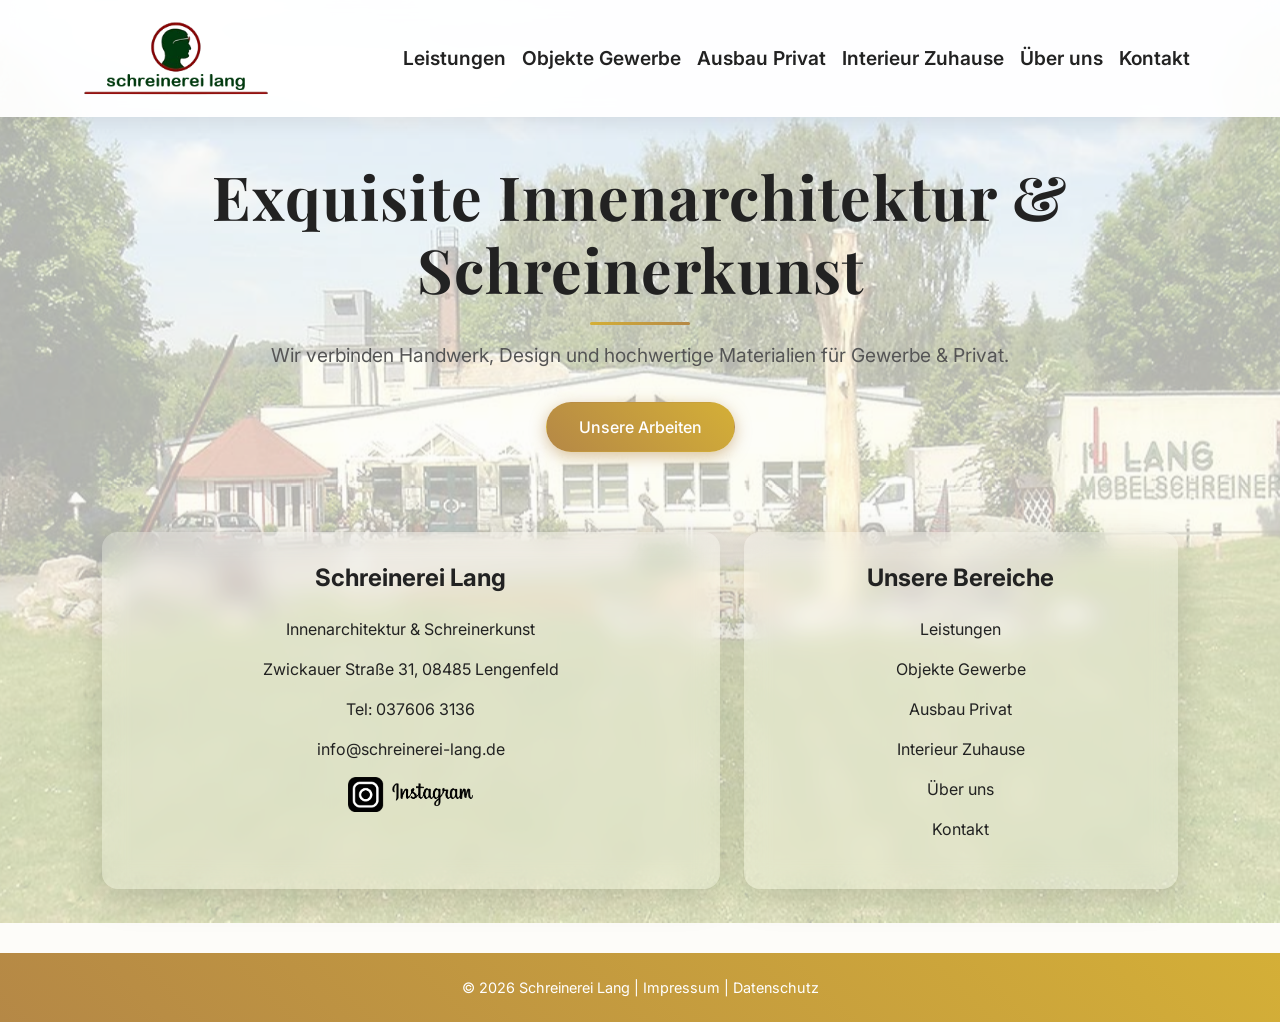
<file: index.html>
<!DOCTYPE html>
<html lang="de">
<head>
<meta charset="UTF-8">
<meta name="viewport" content="width=device-width, initial-scale=1.0">
<title>Schreinerei Lang - Innenarchitektur & Schreinerkunst</title>
<meta name="description" content="Rainer Lang – Innenarchitekt & Schreinermeister. Exklusive Möbel, Interieur und Interior Design für Gewerbe und Privat.">

<!-- Google Fonts -->
<link href="https://fonts.googleapis.com/css2?family=Inter:wght@400;500;600;700&display=swap" rel="stylesheet">
<link href="https://fonts.googleapis.com/css2?family=Inter:wght@400;500;600;700&family=Playfair+Display:wght@600;700&display=swap" rel="stylesheet">

<!-- Bootstrap 5 CSS -->
<link href="https://cdn.jsdelivr.net/npm/bootstrap@5.3.2/dist/css/bootstrap.min.css" rel="stylesheet">

<link rel="icon" href="img/logo-favicon.png" type="image/png">
<link rel="apple-touch-icon" sizes="180x180" href="img/logo-favicon.png">

<style>
/* Grundlayout mit Flexbox */
html, body {
  height: 100%;
  margin: 0;
  padding: 0;
  gap: 2rem;
  display: flex;
  flex-direction: column;
  font-family: 'Inter', sans-serif;
  background-color: #fdfcf9;
  color: #222;
}

body {
  padding-top: 80px; /* Navbar Höhe */
}

main {
  flex: 1; /* Hauptinhalt nimmt verfügbaren Platz ein */
}

/* Navbar */
.navbar {
  background-color: rgba(255,255,255,0.95);
  backdrop-filter: blur(8px);
  padding:1rem 2rem;
  box-shadow: 0 5px 20px rgba(0,0,0,0.08);
}
.navbar-nav .nav-link {
  font-size: 1.2rem;
  font-weight: 601;
  color: #222 !important;
  transition: color 0.3s, transform 0.3s;
}
.navbar-nav .nav-link:hover {
  color: #b58846 !important;
  transform: scale(1.05);
}
.navbar-brand img {
  transition: transform 0.3s ease;
}
.navbar-brand img:hover {
  transform: scale(1.1);
}

/* Hero */
.hero {
  text-align: center;
  padding: 5rem 1rem 3rem 1rem;
}
.hero h1 {
  font-family: 'Playfair Display', serif;
  font-size: 3.8rem;
  font-weight: 700;
  margin-bottom: 1rem;
  color: #222;
  letter-spacing: 1px;
}
.hero h1::after {
  content: "";
  display: block;
  width: 100px;
  height: 3px;
  background: linear-gradient(90deg, #d4af37, #b58846);
  margin: 1rem auto 0;
  border-radius: 2px;
}
.hero p {
  font-size: 1.2rem;
  color: #555;
  max-width: 1000px;
  margin: auto;
  margin-bottom: 2rem;
}

/* Info Cards */
.info-section {
  padding: 2rem;
}
.info-card {
  background: rgba(255,255,255,0.2);
  backdrop-filter: blur(12px);
  border-radius: 16px;
  padding: 2rem;
  box-shadow: 0 10px 35px rgba(0,0,0,0.15);
  color: #222;
  transition: transform 0.3s;
}
.info-card:hover {
  transform: translateY(-5px) scale(1.02);
}
.info-card a {
  color: #222;
  text-decoration: none;
  transition: color 0.3s, transform 0.3s;
}
.info-card a:hover {
  color: #b58846;
  transform: scale(1.05);
}
.info-card h4 {
  margin-bottom: 1.5rem;
  font-weight: 700;
}

.btn-gold {
  background: linear-gradient(45deg, #b58846, #d4af37);
  color: #fff;
  border-radius: 50px;
  padding: 0.75rem 2rem;
  font-weight: 500;
  transition: transform 0.3s, box-shadow 0.3s;
  box-shadow: 0 4px 15px rgba(181,136,70,0.5);
}
.btn-gold:hover {
  transform: scale(1.05);
  box-shadow: 0 6px 25px rgba(212,175,55,0.6);
}

/* Form */
form .form-control {
  border-radius: 10px;
  margin-bottom: 1rem;
}
form .btn-gold {
  width: 100%;
}

/* Footer */
footer {
  text-align: center;
  padding: 1.5rem 1rem;
  font-size: 0.9rem;
  color: #fff;
  background: linear-gradient(45deg, #b58846, #d4af37);
  z-index: 0;

}
footer a {
  color: #fff;
  text-decoration: none;
  transition: color 0.3s, transform 0.3s;
}
footer a:hover {
  color: #222;
}

/* Hintergrundbild als eigenes Layer */
#bg-image {
  position: fixed;
  top: 0;
  left: 0;
  width: 100%;
  height: 100%;
  background: url('img/firma_werkstatt_atelier_rainer_lang.jpg') center center / cover no-repeat fixed;
  opacity: 1;
  transform: scale(1);
  transition: opacity 1.5s ease, transform 1.5s ease; /* Dauer + Effekt */
}

/* main (Text) */
main {
  flex: 1;
  opacity: 0;
  transform: translateY(40px) scale(0.98); /* leicht kleiner und verschoben */
  transition: opacity 1.5s ease, transform 1.5s ease;
}

main.show {
  opacity: 1;
  transform: translateY(0) scale(1); /* Text „kommt nach vorne“ */
}

/* Fade/Scale-Effekt für Hintergrundbild */
#bg-image.fade {
  opacity: 0.3;
  transform: scale(1.05); /* leicht vergrößert, wirkt wie nach hinten geschoben */
}



@media(max-width:768px){
  .hero h1 { font-size:2.8rem; }
  .hero p { font-size:1.1rem; }
}
</style>
</head>

<body>

<div id="bg-image"></div>


<!-- Navbar -->
<nav class="navbar navbar-expand-lg navbar-light fixed-top">
  <div class="container">
    <a class="navbar-brand" href="index.html">
      <img src="img/logo.png" alt="Rainer Lang Logo" height="75">
    </a>
    <button class="navbar-toggler" type="button" data-bs-toggle="collapse" data-bs-target="#navMenu">
      <span class="navbar-toggler-icon"></span>
    </button>
    <div class="collapse navbar-collapse" id="navMenu">
      <ul class="navbar-nav ms-auto">        
        <li class="nav-item"><a class="nav-link" href="leistungen.html">Leistungen</a></li>
        <li class="nav-item"><a class="nav-link" href="objekte_gewerbe.html">Objekte Gewerbe</a></li>
        <li class="nav-item"><a class="nav-link" href="ausbau_privat.html">Ausbau Privat</a></li>
        <li class="nav-item"><a class="nav-link" href="interieur_zuhause.html">Interieur Zuhause</a></li>
        <li class="nav-item"><a class="nav-link" href="ueber_uns.html">Über uns</a></li>
        <li class="nav-item"><a class="nav-link" href="kontakt.html">Kontakt</a></li>
      </ul>
    </div>
  </div>
</nav>

<main>
  <section class="hero">
    <h1>Exquisite Innenarchitektur & Schreinerkunst</h1>
    <p>Wir verbinden Handwerk, Design und hochwertige Materialien für Gewerbe & Privat.</p>
    <a href="leistungen.html" class="btn btn-gold">Unsere Arbeiten</a>
  </section>

  <section class="info-section container">
    <div class="row g-4 justify-content-center">
      <div class="col-md-7">
        <div class="info-card text-center h-100">
          <h4>Schreinerei Lang</h4>
          <p>Innenarchitektur & Schreinerkunst</p>
          <p><a href="https://maps.app.goo.gl/mFAcPZpkgbZByASS9" target="_blank">Zwickauer Straße 31, 08485 Lengenfeld</a></p>
          <p><a href="tel:0376063136">Tel: 037606 3136</a></p>
          <p><a href="mailto:info@schreinerei-lang.de">info@schreinerei-lang.de</a></p>
          <p><a href="https://www.instagram.com/rainer_lang/"><img src="img/img_index/instagram.png" width="125" alt="Instagram"></a></p>
        </div>
      </div>

      <div class="col-md-5">
        <div class="info-card text-center h-100">
          <h4>Unsere Bereiche</h4>
          <ul class="list-unstyled">
            <p><a href="leistungen.html">Leistungen</a></p>
            <p><a href="objekte_gewerbe.html">Objekte Gewerbe</a></p>
            <p><a href="ausbau_privat.html">Ausbau Privat</a></p>
            <p><a href="interieur_zuhause.html">Interieur Zuhause</a></p>
            <p><a href="ueber_uns.html">Über uns</a></p>
            <p><a href="kontakt.html">Kontakt</a></p>
          </ul>
        </div>
      </div>
    </div>
  </section>
</main>

<footer>
  <span>&copy; 2026 Schreinerei Lang</span> | 
  <a href="impressum.html">Impressum</a> | 
  <a href="datenschutz.html">Datenschutz</a>
</footer>

<script src="https://cdn.jsdelivr.net/npm/bootstrap@5.3.2/dist/js/bootstrap.bundle.min.js"></script>
<script>
  window.addEventListener('load', () => {
    setTimeout(() => {
      document.querySelector('main').classList.add('show');
      document.getElementById('bg-image').classList.add('fade'); // Parallax-Effect
    }, 750); // 0,75 Sekunden warten
  });
</script>


</body>
</html>
</file>
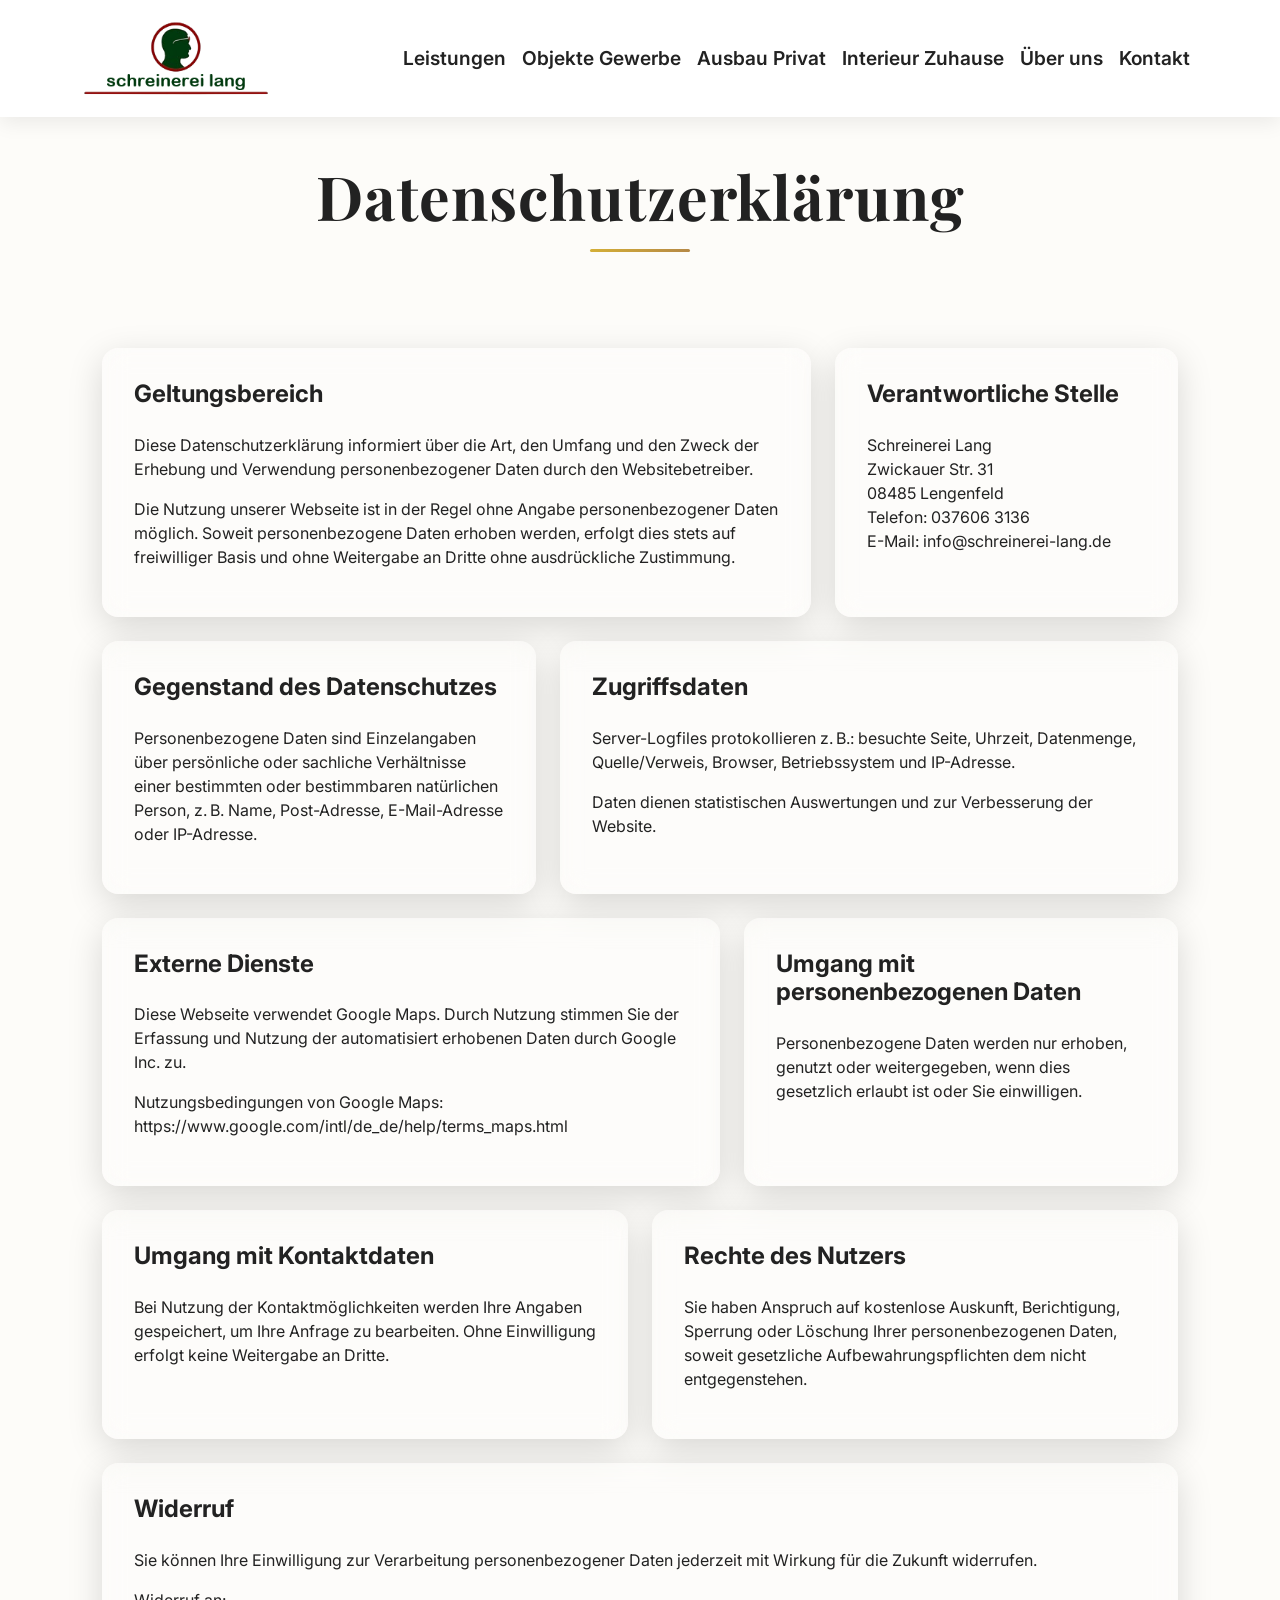
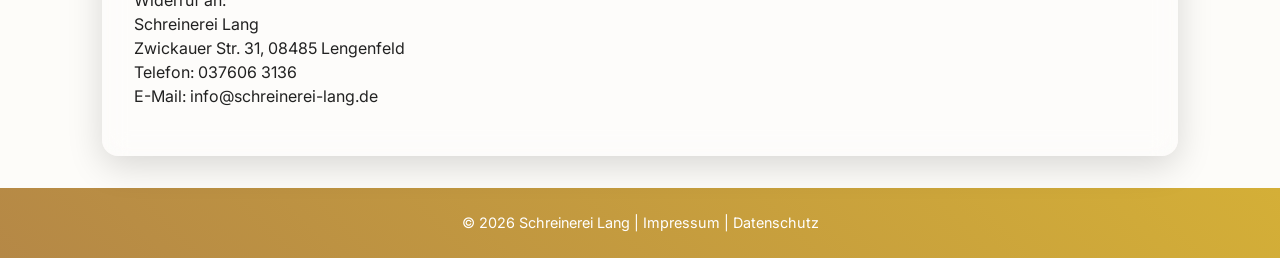
<file: datenschutz.html>
<!DOCTYPE html>
<html lang="de">
<head>
<meta charset="UTF-8">
<meta name="viewport" content="width=device-width, initial-scale=1.0">
<title>Schreinerei Lang - Datenschutzerklärung</title>
<meta name="description" content="Rainer Lang – Innenarchitekt & Schreinermeister. Exklusive Möbel, Interieur und Interior Design für Gewerbe und Privat.">

<!-- Google Fonts -->
<link href="https://fonts.googleapis.com/css2?family=Inter:wght@400;500;600;700&display=swap" rel="stylesheet">
<link href="https://fonts.googleapis.com/css2?family=Inter:wght@400;500;600;700&family=Playfair+Display:wght@600;700&display=swap" rel="stylesheet">

<!-- Bootstrap 5 CSS -->
<link href="https://cdn.jsdelivr.net/npm/bootstrap@5.3.2/dist/css/bootstrap.min.css" rel="stylesheet">

<link rel="icon" href="img/logo-favicon.png" type="image/png">
<link rel="apple-touch-icon" sizes="180x180" href="img/logo-favicon.png">

<style>
/* Flexbox Layout für Footer */
html, body {
  height: 100%;
  margin: 0;
  padding: 0;
  display: flex;
  flex-direction: column;
  font-family: 'Inter', sans-serif;
  background-color: #fdfcf9;
  color: #222;
}

body {
  padding-top: 80px; /* Navbar Höhe */
}

main {
  flex: 1; /* Hauptinhalt füllt den verfügbaren Platz */
}

/* Navbar */
.navbar {
  background-color: rgba(255,255,255,0.95);
  backdrop-filter: blur(8px);
  padding:1rem 2rem;
  box-shadow: 0 5px 20px rgba(0,0,0,0.08);
}
.navbar-nav .nav-link {
  font-size: 1.2rem;
  font-weight: 601;
  color: #222 !important;
  transition: color 0.3s, transform 0.3s;
}
.navbar-nav .nav-link:hover {
  color: #b58846 !important;
  transform: scale(1.05);
}
.navbar-brand img {
  transition: transform 0.3s ease;
}
.navbar-brand img:hover {
  transform: scale(1.1);
}

/* Hero */
.hero {
  text-align: center;
  padding: 5rem 1rem 3rem 1rem;
}
.hero h1 {
  font-family: 'Playfair Display', serif;
  font-size: 3.8rem;
  font-weight: 700;
  margin-bottom: 1rem;
  color: #222;
  letter-spacing: 1px;
}
.hero h1::after {
  content: "";
  display: block;
  width: 100px;
  height: 3px;
  background: linear-gradient(90deg, #d4af37, #b58846);
  margin: 1rem auto 0;
  border-radius: 2px;
}
.hero p {
  font-size: 1.2rem;
  color: #555;
  max-width: 1000px;
  margin: auto;
  margin-bottom: 2rem;
}

/* Info Cards */
.info-section {
  padding: 2rem;
}
.info-card {
  background: rgba(255,255,255,0.2);
  backdrop-filter: blur(12px);
  border-radius: 16px;
  padding: 2rem;
  box-shadow: 0 10px 35px rgba(0,0,0,0.15);
  color: #222;
  transition: transform 0.3s;
}
.info-card:hover {
  transform: translateY(-5px) scale(1.02);
}
.info-card a {
  color: #222;
  text-decoration: none;
  transition: color 0.3s, transform 0.3s;
}
.info-card a:hover {
  color: #b58846;
  transform: scale(1.05);
}
.info-card h4 {
  margin-bottom: 1.5rem;
  font-weight: 700;
}

/* Buttons */
.btn-gold {
  background-color: #b58846;
  color: #fff;
  border-radius: 50px;
  padding: 0.75rem 2rem;
  font-weight: 500;
  transition: background 0.3s, transform 0.3s;
}
.btn-gold:hover {
  background-color: #a17638;
  transform: scale(1.05);
}

/* Footer */
footer {
  text-align: center;
  padding: 1.5rem 1rem;
  font-size: 0.9rem;
  color: #fff;
  background: linear-gradient(45deg, #b58846, #d4af37);
}
footer a {
  color: #fff;
  text-decoration: none;
  transition: color 0.3s, transform 0.3s;
}
footer a:hover {
  color: #222;
}

main {
  flex: 1;
  opacity: 0;
  transform: translateY(40px) scale(0.98); /* leicht kleiner und verschoben */
  transition: opacity 1.5s ease, transform 1.5s ease;
}

main.show {
  opacity: 1;
  transform: translateY(0) scale(1); /* Text „kommt nach vorne“ */
}
@media(max-width:768px){
  .hero h1 { font-size:2.8rem; }
  .hero p { font-size:1.1rem; }
}
</style>
</head>

<body>

<!-- Navbar -->
<nav class="navbar navbar-expand-lg navbar-light fixed-top">
  <div class="container">
    <a class="navbar-brand" href="index.html">
      <img src="img/logo.png" alt="Rainer Lang Logo" height="75">
    </a>
    <button class="navbar-toggler" type="button" data-bs-toggle="collapse" data-bs-target="#navMenu">
      <span class="navbar-toggler-icon"></span>
    </button>
    <div class="collapse navbar-collapse" id="navMenu">
      <ul class="navbar-nav ms-auto">        
        <li class="nav-item"><a class="nav-link" href="leistungen.html">Leistungen</a></li>
        <li class="nav-item"><a class="nav-link" href="objekte_gewerbe.html">Objekte Gewerbe</a></li>
        <li class="nav-item"><a class="nav-link" href="ausbau_privat.html">Ausbau Privat</a></li>
        <li class="nav-item"><a class="nav-link" href="interieur_zuhause.html">Interieur Zuhause</a></li>
        <li class="nav-item"><a class="nav-link" href="ueber_uns.html">Über uns</a></li>
        <li class="nav-item"><a class="nav-link" href="kontakt.html">Kontakt</a></li>
      </ul>
    </div>
  </div>
</nav>

<main>
  <section class="hero">
    <h1>Datenschutzerklärung</h1>
  </section>

  <section class="info-section container">
    <div class="row g-4">
      <!-- Geltungsbereich -->
      <div class="col-md-8">
        <div class="info-card h-100">
          <h4>Geltungsbereich</h4>
          <p>Diese Datenschutzerklärung informiert über die Art, den Umfang und den Zweck der Erhebung und Verwendung personenbezogener Daten durch den Websitebetreiber.</p>
          <p>Die Nutzung unserer Webseite ist in der Regel ohne Angabe personenbezogener Daten möglich. Soweit personenbezogene Daten erhoben werden, erfolgt dies stets auf freiwilliger Basis und ohne Weitergabe an Dritte ohne ausdrückliche Zustimmung.</p>
        </div>
      </div>

      <!-- Verantwortliche Stelle -->
      <div class="col-md-4">
        <div class="info-card h-100">
          <h4>Verantwortliche Stelle</h4>
          <p>Schreinerei Lang<br>
          Zwickauer Str. 31<br>
          08485 Lengenfeld<br>
          Telefon: 037606 3136<br>
          E-Mail: info@schreinerei-lang.de</p>
        </div>
      </div>

      <!-- Gegenstand des Datenschutzes -->
      <div class="col-md-5">
        <div class="info-card h-100">
          <h4>Gegenstand des Datenschutzes</h4>
          <p>Personenbezogene Daten sind Einzelangaben über persönliche oder sachliche Verhältnisse einer bestimmten oder bestimmbaren natürlichen Person, z. B. Name, Post-Adresse, E-Mail-Adresse oder IP-Adresse.</p>
        </div>
      </div>

      <!-- Zugriffsdaten -->
      <div class="col-md-7">
        <div class="info-card h-100">
          <h4>Zugriffsdaten</h4>
          <p>Server-Logfiles protokollieren z. B.: besuchte Seite, Uhrzeit, Datenmenge, Quelle/Verweis, Browser, Betriebssystem und IP-Adresse.</p>
          <p>Daten dienen statistischen Auswertungen und zur Verbesserung der Website.</p>
        </div>
      </div>

      <!-- Externe Dienste -->
      <div class="col-md-7">
        <div class="info-card h-100">
          <h4>Externe Dienste</h4>
          <p>Diese Webseite verwendet Google Maps. Durch Nutzung stimmen Sie der Erfassung und Nutzung der automatisiert erhobenen Daten durch Google Inc. zu.</p>
          <p>Nutzungsbedingungen von Google Maps: <a href="https://www.google.com/intl/de_de/help/terms_maps.html" target="_blank">https://www.google.com/intl/de_de/help/terms_maps.html</a></p>
        </div>
      </div>

      <!-- Umgang mit personenbezogenen Daten -->
      <div class="col-md-5">
        <div class="info-card h-100">
          <h4>Umgang mit personenbezogenen Daten</h4>
          <p>Personenbezogene Daten werden nur erhoben, genutzt oder weitergegeben, wenn dies gesetzlich erlaubt ist oder Sie einwilligen.</p>
        </div>
      </div>

      <!-- Umgang mit Kontaktdaten -->
      <div class="col-md-6">
        <div class="info-card h-100">
          <h4>Umgang mit Kontaktdaten</h4>
          <p>Bei Nutzung der Kontaktmöglichkeiten werden Ihre Angaben gespeichert, um Ihre Anfrage zu bearbeiten. Ohne Einwilligung erfolgt keine Weitergabe an Dritte.</p>
        </div>
      </div>

      <!-- Rechte des Nutzers -->
      <div class="col-md-6">
        <div class="info-card h-100">
          <h4>Rechte des Nutzers</h4>
          <p>Sie haben Anspruch auf kostenlose Auskunft, Berichtigung, Sperrung oder Löschung Ihrer personenbezogenen Daten, soweit gesetzliche Aufbewahrungspflichten dem nicht entgegenstehen.</p>
        </div>
      </div>

      <!-- Widerruf -->
      <div class="col-md-12">
        <div class="info-card h-100">
          <h4>Widerruf</h4>
          <p>Sie können Ihre Einwilligung zur Verarbeitung personenbezogener Daten jederzeit mit Wirkung für die Zukunft widerrufen.</p>
          <p>Widerruf an:<br>
          Schreinerei Lang<br>
          Zwickauer Str. 31, 08485 Lengenfeld<br>
          Telefon: 037606 3136<br>
          E-Mail: info@schreinerei-lang.de</p>
        </div>
      </div>
    </div>
  </section>
</main>

<footer>
  <span>&copy; 2026 Schreinerei Lang</span> | 
  <a href="impressum.html">Impressum</a> | 
  <a href="datenschutz.html">Datenschutz</a>
</footer>

<script src="https://cdn.jsdelivr.net/npm/bootstrap@5.3.2/dist/js/bootstrap.bundle.min.js"></script>
<script>
  window.addEventListener('load', () => {
    setTimeout(() => {
      document.querySelector('main').classList.add('show');
    }, 0); // 0 Sekunde warten
  });
</script>
</body>
</html>
</file>
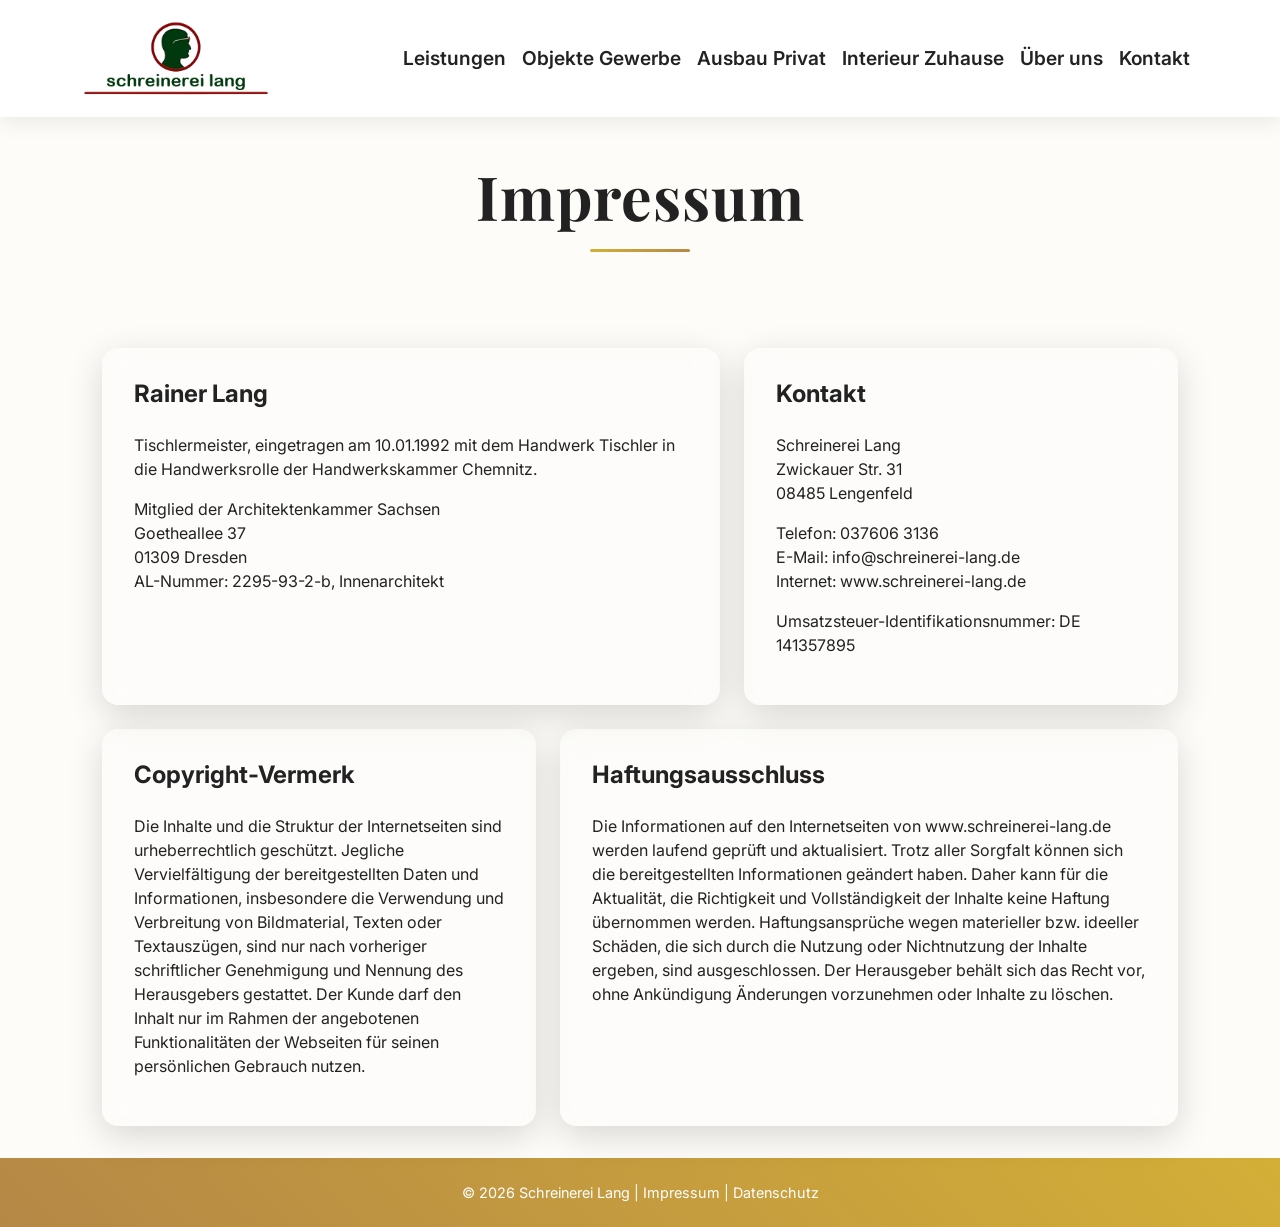
<file: impressum.html>
<!DOCTYPE html>
<html lang="de">
<head>
<meta charset="UTF-8">
<meta name="viewport" content="width=device-width, initial-scale=1.0">
<title>Schreinerei Lang - Impressum</title>
<meta name="description" content="Rainer Lang – Innenarchitekt & Schreinermeister. Exklusive Möbel, Interieur und Interior Design für Gewerbe und Privat.">

<!-- Google Fonts -->
<link href="https://fonts.googleapis.com/css2?family=Inter:wght@400;500;600;700&display=swap" rel="stylesheet">
<link href="https://fonts.googleapis.com/css2?family=Inter:wght@400;500;600;700&family=Playfair+Display:wght@600;700&display=swap" rel="stylesheet">

<!-- Bootstrap 5 CSS -->
<link href="https://cdn.jsdelivr.net/npm/bootstrap@5.3.2/dist/css/bootstrap.min.css" rel="stylesheet">

<link rel="icon" href="img/logo-favicon.png" type="image/png">
<link rel="apple-touch-icon" sizes="180x180" href="img/logo-favicon.png">

<style>
/* Flexbox Layout für Footer */
html, body {
  height: 100%;
  margin: 0;
  padding: 0;
  display: flex;
  flex-direction: column;
  font-family: 'Inter', sans-serif;
  background-color: #fdfcf9;
  color: #222;
}

body {
  padding-top: 80px; /* Navbar Höhe */
}

main {
  flex: 1; /* Hauptinhalt füllt den verfügbaren Platz */
}

/* Navbar */
.navbar {
  background-color: rgba(255,255,255,0.95);
  backdrop-filter: blur(8px);
  padding:1rem 2rem;
  box-shadow: 0 5px 20px rgba(0,0,0,0.08);
}
.navbar-nav .nav-link {
  font-size: 1.2rem;
  font-weight: 601;
  color: #222 !important;
  transition: color 0.3s, transform 0.3s;
}
.navbar-nav .nav-link:hover {
  color: #b58846 !important;
  transform: scale(1.05);
}
.navbar-brand img {
  transition: transform 0.3s ease;
}
.navbar-brand img:hover {
  transform: scale(1.1);
}

/* Hero */
.hero {
  text-align: center;
  padding: 5rem 1rem 3rem 1rem;
}
.hero h1 {
  font-family: 'Playfair Display', serif;
  font-size: 3.8rem;
  font-weight: 700;
  margin-bottom: 1rem;
  color: #222;
  letter-spacing: 1px;
}
.hero h1::after {
  content: "";
  display: block;
  width: 100px;
  height: 3px;
  background: linear-gradient(90deg, #d4af37, #b58846);
  margin: 1rem auto 0;
  border-radius: 2px;
}
.hero p {
  font-size: 1.2rem;
  color: #555;
  max-width: 1000px;
  margin: auto;
  margin-bottom: 2rem;
}

/* Info Cards */
.info-section {
  padding: 2rem;
}
.info-card {
  background: rgba(255,255,255,0.2);
  backdrop-filter: blur(12px);
  border-radius: 16px;
  padding: 2rem;
  box-shadow: 0 10px 35px rgba(0,0,0,0.15);
  color: #222;
  transition: transform 0.3s;
}
.info-card:hover {
  transform: translateY(-5px) scale(1.02);
}
.info-card a {
  color: #222;
  text-decoration: none;
  transition: color 0.3s, transform 0.3s;
}
.info-card a:hover {
  color: #b58846;
  transform: scale(1.05);
}
.info-card h4 {
  margin-bottom: 1.5rem;
  font-weight: 700;
}

/* Buttons */
.btn-gold {
  background-color: #b58846;
  color: #fff;
  border-radius: 50px;
  padding: 0.75rem 2rem;
  font-weight: 500;
  transition: background 0.3s, transform 0.3s;
}
.btn-gold:hover {
  background-color: #a17638;
  transform: scale(1.05);
}

/* Footer */
footer {
  text-align: center;
  padding: 1.5rem 1rem;
  font-size: 0.9rem;
  color: #fff;
  background: linear-gradient(45deg, #b58846, #d4af37);
}
footer a {
  color: #fff;
  text-decoration: none;
  transition: color 0.3s, transform 0.3s;
}
footer a:hover {
  color: #222;
}


main {
  flex: 1;
  opacity: 0;
  transform: translateY(40px) scale(0.98); /* leicht kleiner und verschoben */
  transition: opacity 1.5s ease, transform 1.5s ease;
}

main.show {
  opacity: 1;
  transform: translateY(0) scale(1); /* Text „kommt nach vorne“ */
}
@media(max-width:768px){
  .hero h1 { font-size:2.8rem; }
  .hero p { font-size:1.1rem; }
}
</style>
</head>

<body>

<!-- Navbar -->
<nav class="navbar navbar-expand-lg navbar-light fixed-top">
  <div class="container">
    <a class="navbar-brand" href="index.html">
      <img src="img/logo.png" alt="Rainer Lang Logo" height="75">
    </a>
    <button class="navbar-toggler" type="button" data-bs-toggle="collapse" data-bs-target="#navMenu">
      <span class="navbar-toggler-icon"></span>
    </button>
    <div class="collapse navbar-collapse" id="navMenu">
      <ul class="navbar-nav ms-auto">        
        <li class="nav-item"><a class="nav-link" href="leistungen.html">Leistungen</a></li>
        <li class="nav-item"><a class="nav-link" href="objekte_gewerbe.html">Objekte Gewerbe</a></li>
        <li class="nav-item"><a class="nav-link" href="ausbau_privat.html">Ausbau Privat</a></li>
        <li class="nav-item"><a class="nav-link" href="interieur_zuhause.html">Interieur Zuhause</a></li>
        <li class="nav-item"><a class="nav-link" href="ueber_uns.html">Über uns</a></li>
        <li class="nav-item"><a class="nav-link" href="kontakt.html">Kontakt</a></li>
      </ul>
    </div>
  </div>
</nav>

<main>
  <section class="hero">
    <h1>Impressum</h1>
  </section>

  <section class="info-section container">
    <div class="row g-4">

      <!-- Rechtliche Angaben -->
      <div class="col-md-7">
        <div class="info-card h-100">
          <h4>Rainer Lang</h4>
          <p>Tischlermeister, eingetragen am 10.01.1992 mit dem Handwerk Tischler in die Handwerksrolle der Handwerkskammer Chemnitz.</p>
          <p>Mitglied der Architektenkammer Sachsen<br>
          Goetheallee 37<br>
          01309 Dresden<br>
          AL-Nummer: 2295-93-2-b, Innenarchitekt</p>
        </div>
      </div>

      <!-- Kontakt -->
      <div class="col-md-5">
        <div class="info-card h-100">
          <h4>Kontakt</h4>
          <p>Schreinerei Lang<br>
          Zwickauer Str. 31<br>
          08485 Lengenfeld</p>
          <p>Telefon: 037606 3136<br>
          E-Mail: info@schreinerei-lang.de<br>
          Internet: www.schreinerei-lang.de</p>
          <p>Umsatzsteuer-Identifikationsnummer: DE 141357895</p>
        </div>
      </div>

      <!-- Copyright -->
      <div class="col-md-5">
        <div class="info-card h-100">
          <h4>Copyright-Vermerk</h4>
          <p>Die Inhalte und die Struktur der Internetseiten sind urheberrechtlich geschützt. Jegliche Vervielfältigung der bereitgestellten Daten und Informationen, insbesondere die Verwendung und Verbreitung von Bildmaterial, Texten oder Textauszügen, sind nur nach vorheriger schriftlicher Genehmigung und Nennung des Herausgebers gestattet. Der Kunde darf den Inhalt nur im Rahmen der angebotenen Funktionalitäten der Webseiten für seinen persönlichen Gebrauch nutzen.</p>
        </div>
      </div>

      <!-- Haftungsausschluss -->
      <div class="col-md-7">
        <div class="info-card h-100">
          <h4>Haftungsausschluss</h4>
          <p>Die Informationen auf den Internetseiten von www.schreinerei-lang.de werden laufend geprüft und aktualisiert. Trotz aller Sorgfalt können sich die bereitgestellten Informationen geändert haben. Daher kann für die Aktualität, die Richtigkeit und Vollständigkeit der Inhalte keine Haftung übernommen werden. Haftungsansprüche wegen materieller bzw. ideeller Schäden, die sich durch die Nutzung oder Nichtnutzung der Inhalte ergeben, sind ausgeschlossen. Der Herausgeber behält sich das Recht vor, ohne Ankündigung Änderungen vorzunehmen oder Inhalte zu löschen.</p>
        </div>
      </div>

    </div>
  </section>
</main>

<footer>
  <span>&copy; 2026 Schreinerei Lang</span> | 
  <a href="impressum.html">Impressum</a> | 
  <a href="datenschutz.html">Datenschutz</a>
</footer>

<script src="https://cdn.jsdelivr.net/npm/bootstrap@5.3.2/dist/js/bootstrap.bundle.min.js"></script>
<script>
  window.addEventListener('load', () => {
    setTimeout(() => {
      document.querySelector('main').classList.add('show');
    }, 0); // 0 Sekunde warten
  });
</script>

</body>
</html>
</file>
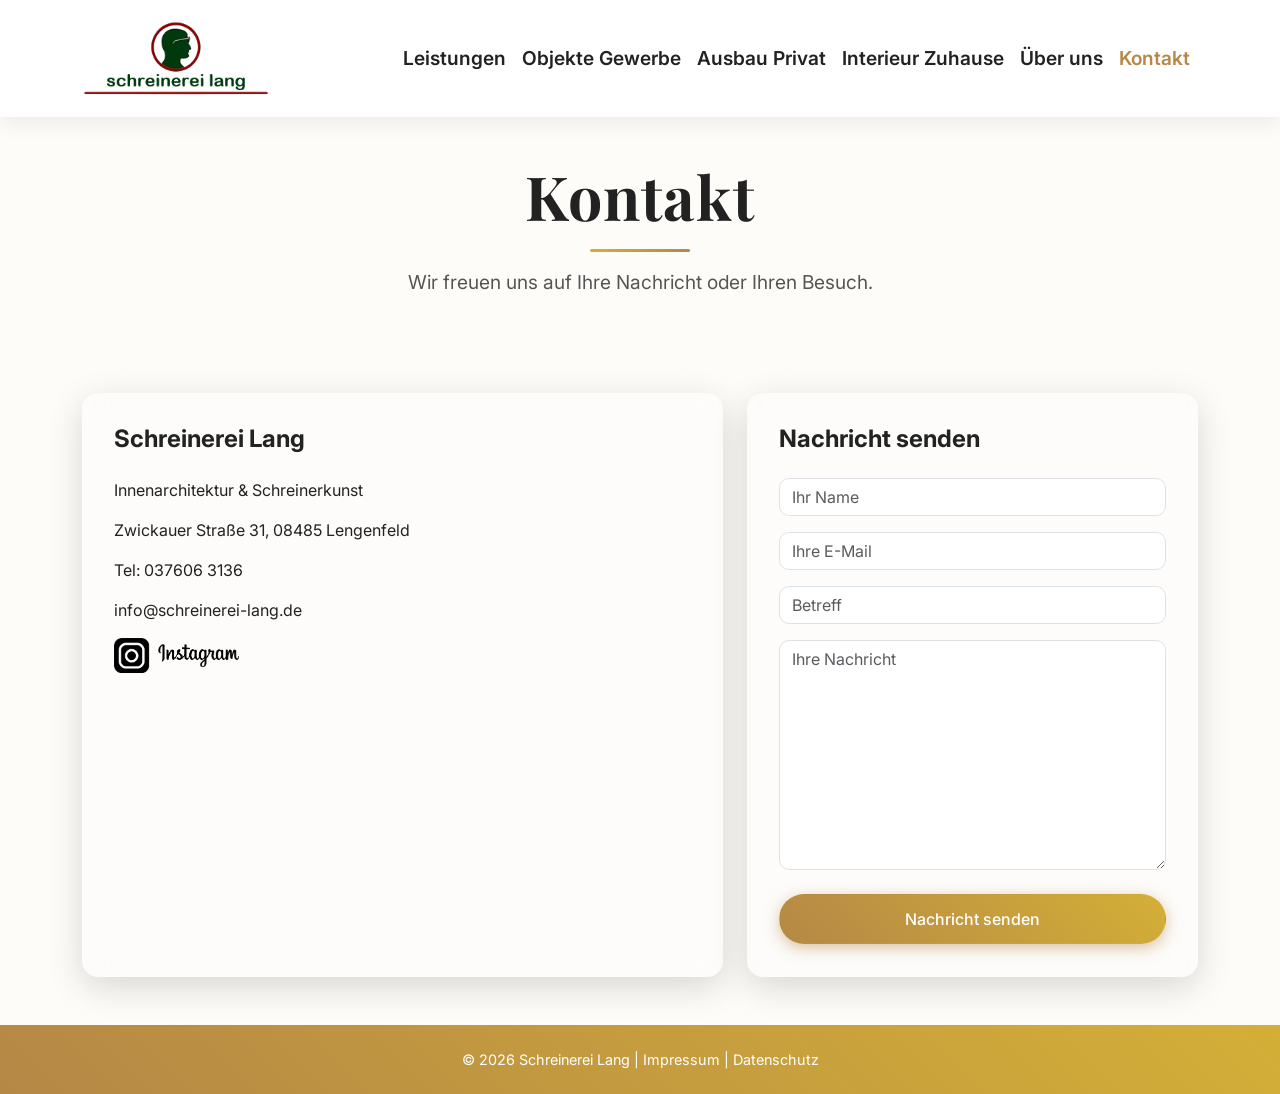
<file: kontakt.html>
<!DOCTYPE html>
<html lang="de">
<head>
<meta charset="UTF-8">
<meta name="viewport" content="width=device-width, initial-scale=1.0">
<title>Schreinerei Lang - Kontakt</title>
<meta name="description" content="Kontaktieren Sie Schreinerei Lang – Innenarchitekt & Schreinermeister. Adresse, Telefonnummer, E-Mail und Kontaktformular.">

<!-- Google Fonts -->
<link href="https://fonts.googleapis.com/css2?family=Inter:wght@400;500;600;700&display=swap" rel="stylesheet">
<link href="https://fonts.googleapis.com/css2?family=Inter:wght@400;500;600;700&family=Playfair+Display:wght@600;700&display=swap" rel="stylesheet">

<!-- Bootstrap 5 CSS -->
<link href="https://cdn.jsdelivr.net/npm/bootstrap@5.3.2/dist/css/bootstrap.min.css" rel="stylesheet">

<link rel="icon" href="img/logo-favicon.png" type="image/png">
<link rel="apple-touch-icon" sizes="180x180" href="img/logo-favicon.png">

<style>
/* Flexbox Layout für Footer */
html, body {
  height: 100%;
  margin: 0;
  display: flex;
  flex-direction: column;
  font-family: 'Inter', sans-serif;
  background-color: #fdfcf9;
  color: #222;
}

body {
  padding-top: 80px; /* Navbar Höhe */
}

main {
  flex: 1; /* Hauptinhalt füllt den verfügbaren Platz */
}

/* Navbar */
.navbar {
  background-color: rgba(255,255,255,0.95);
  backdrop-filter: blur(8px);
  padding:1rem 2rem;
  box-shadow: 0 5px 20px rgba(0,0,0,0.08);
}
.navbar-nav .nav-link {
  font-size: 1.2rem;
  font-weight: 601;
  color: #222 !important;
  transition: color 0.3s, transform 0.3s;
}
.navbar-nav .nav-link:hover {
  color: #b58846 !important;
  transform: scale(1.05);
}
.navbar-nav .nav-link.active {
  color: #b58846 !important;
  font-weight: 600;
}
.navbar-brand img {
  transition: transform 0.3s ease;
}
.navbar-brand img:hover {
  transform: scale(1.1);
}

/* Hero */
.hero {
  text-align: center;
  padding: 5rem 1rem 3rem 1rem;
}
.hero h1 {
  font-family: 'Playfair Display', serif;
  font-size: 3.8rem;
  font-weight: 700;
  margin-bottom: 1rem;
  color: #222;
  letter-spacing: 1px;
}
.hero h1::after {
  content: "";
  display: block;
  width: 100px;
  height: 3px;
  background: linear-gradient(90deg, #d4af37, #b58846);
  margin: 1rem auto 0;
  border-radius: 2px;
}
.hero p {
  font-size: 1.2rem;
  color: #555;
  max-width: 1000px;
  margin: auto;
}

/* Info Cards */
.info-section {
  padding: 2rem;
}
.info-card {
  background: rgba(255,255,255,0.2);
  backdrop-filter: blur(12px);
  border-radius: 16px;
  padding: 2rem;
  box-shadow: 0 10px 35px rgba(0,0,0,0.15);
  color: #222;
  transition: transform 0.3s;
}
.info-card:hover {
  transform: translateY(-5px) scale(1.02);
}
.info-card a {
  color: #222;
  text-decoration: none;
  transition: color 0.3s, transform 0.3s;
}
.info-card a:hover {
  color: #b58846;
  transform: scale(1.05);
}
.info-card h4 {
  margin-bottom: 1.5rem;
  font-weight: 700;
}

/* Buttons */
.btn-gold {
  background: linear-gradient(45deg, #b58846, #d4af37);
  color: #fff;
  border-radius: 50px;
  padding: 0.75rem 2rem;
  font-weight: 500;
  transition: transform 0.3s, box-shadow 0.3s;
  box-shadow: 0 4px 15px rgba(181,136,70,0.5);
}
.btn-gold:hover {
  transform: scale(1.05);
  box-shadow: 0 6px 25px rgba(212,175,55,0.6);
}

/* Form */
form .form-control {
  border-radius: 10px;
  margin-bottom: 1rem;
}
form .btn-gold {
  width: 100%;
}

/* Footer */
footer {
  text-align: center;
  padding: 1.5rem 1rem;
  font-size: 0.9rem;
  color: #fff;
  background: linear-gradient(45deg, #b58846, #d4af37);
}
footer a {
  color: #fff;
  text-decoration: none;
  transition: color 0.3s, transform 0.3s;
}
footer a:hover {
  color: #222;
}

main {
  flex: 1;
  opacity: 0;
  transform: translateY(40px) scale(0.98); /* leicht kleiner und verschoben */
  transition: opacity 1.5s ease, transform 1.5s ease;
}

main.show {
  opacity: 1;
  transform: translateY(0) scale(1); /* Text „kommt nach vorne“ */
}
@media(max-width:768px){
  .hero h1 { font-size:2.8rem; }
  .hero p { font-size:1.1rem; }
}
</style>
</head>

<body>

<!-- Navbar -->
<nav class="navbar navbar-expand-lg navbar-light fixed-top">
  <div class="container">
    <a class="navbar-brand" href="index.html">
      <img src="img/logo.png" alt="Rainer Lang Logo" height="75">
    </a>
    <button class="navbar-toggler" type="button" data-bs-toggle="collapse" data-bs-target="#navMenu">
      <span class="navbar-toggler-icon"></span>
    </button>
    <div class="collapse navbar-collapse" id="navMenu">
      <ul class="navbar-nav ms-auto">        
        <li class="nav-item"><a class="nav-link" href="leistungen.html">Leistungen</a></li>
        <li class="nav-item"><a class="nav-link" href="objekte_gewerbe.html">Objekte Gewerbe</a></li>
        <li class="nav-item"><a class="nav-link" href="ausbau_privat.html">Ausbau Privat</a></li>
        <li class="nav-item"><a class="nav-link" href="interieur_zuhause.html">Interieur Zuhause</a></li>
        <li class="nav-item"><a class="nav-link" href="ueber_uns.html">Über uns</a></li>
        <li class="nav-item"><a class="nav-link active" href="kontakt.html">Kontakt</a></li>
      </ul>
    </div>
  </div>
</nav>

<main>
<section class="hero">
  <h1>Kontakt</h1>
  <p>Wir freuen uns auf Ihre Nachricht oder Ihren Besuch.</p>
</section>

<section class="container my-5">
  <div class="row g-4 justify-content-center">
    <div class="col-md-7">
      <div class="info-card h-100">
        <h4>Schreinerei Lang</h4>
        <p>Innenarchitektur & Schreinerkunst</p>
        <p><a href="https://maps.app.goo.gl/mFAcPZpkgbZByASS9" target="_blank">Zwickauer Straße 31, 08485 Lengenfeld</a></p>
        <p><a href="tel:0376063136">Tel: 037606 3136</a></p>
        <p><a href="mailto:info@schreinerei-lang.de">info@schreinerei-lang.de</a></p>
        <p><a href="https://www.instagram.com/rainer_lang/"><img src="img/img_kontakt/instagram.png" width="125" alt="Instagram"></a></p>
        <iframe src="https://www.google.com/maps/embed?pb=!1m18!1m12!1m3!1d2533.8080947919307!2d12.370667976956513!3d50.57493187839261!2m3!1f0!2f0!3f0!3m2!1i1024!2i768!4f13.1!3m3!1m2!1s0x47a0d6cd2b1abd03%3A0x3ae0814af4a6456!2srainer%20lang%2C%20innenarchitekt%20%26%20schreinerei!5e0!3m2!1sde!2sus!4v1757111488193!5m2!1sde!2sus" width="100%" height="250" style="border:0;" allowfullscreen="" loading="lazy"></iframe>    
      </div>
    </div>

    <div class="col-md-5">
      <div class="info-card h-100">
        <h4>Nachricht senden</h4>
        <form name="Kontakt" action="https://formspree.io/f/movnylyr" method="post">
          <input type="text" name="name" placeholder="Ihr Name" class="form-control" required>
          <input type="email" name="email" placeholder="Ihre E-Mail" class="form-control" required>
          <input type="text" name="betreff" placeholder="Betreff" class="form-control">
          <textarea name="nachricht" placeholder="Ihre Nachricht" class="form-control" rows="9" required></textarea>
          <button type="submit" class="btn btn-gold mt-2">Nachricht senden</button>
        </form>
      </div>
    </div>
  </div>
</section>
</main>

<footer>
  <span>&copy; 2026 Schreinerei Lang</span> | 
  <a href="impressum.html">Impressum</a> | 
  <a href="datenschutz.html">Datenschutz</a>
</footer>

<script src="https://cdn.jsdelivr.net/npm/bootstrap@5.3.2/dist/js/bootstrap.bundle.min.js"></script>
<script>
  window.addEventListener('load', () => {
    setTimeout(() => {
      document.querySelector('main').classList.add('show');
    }, 0); // 0 Sekunde warten
  });
</script>

</body>
</html>
</file>
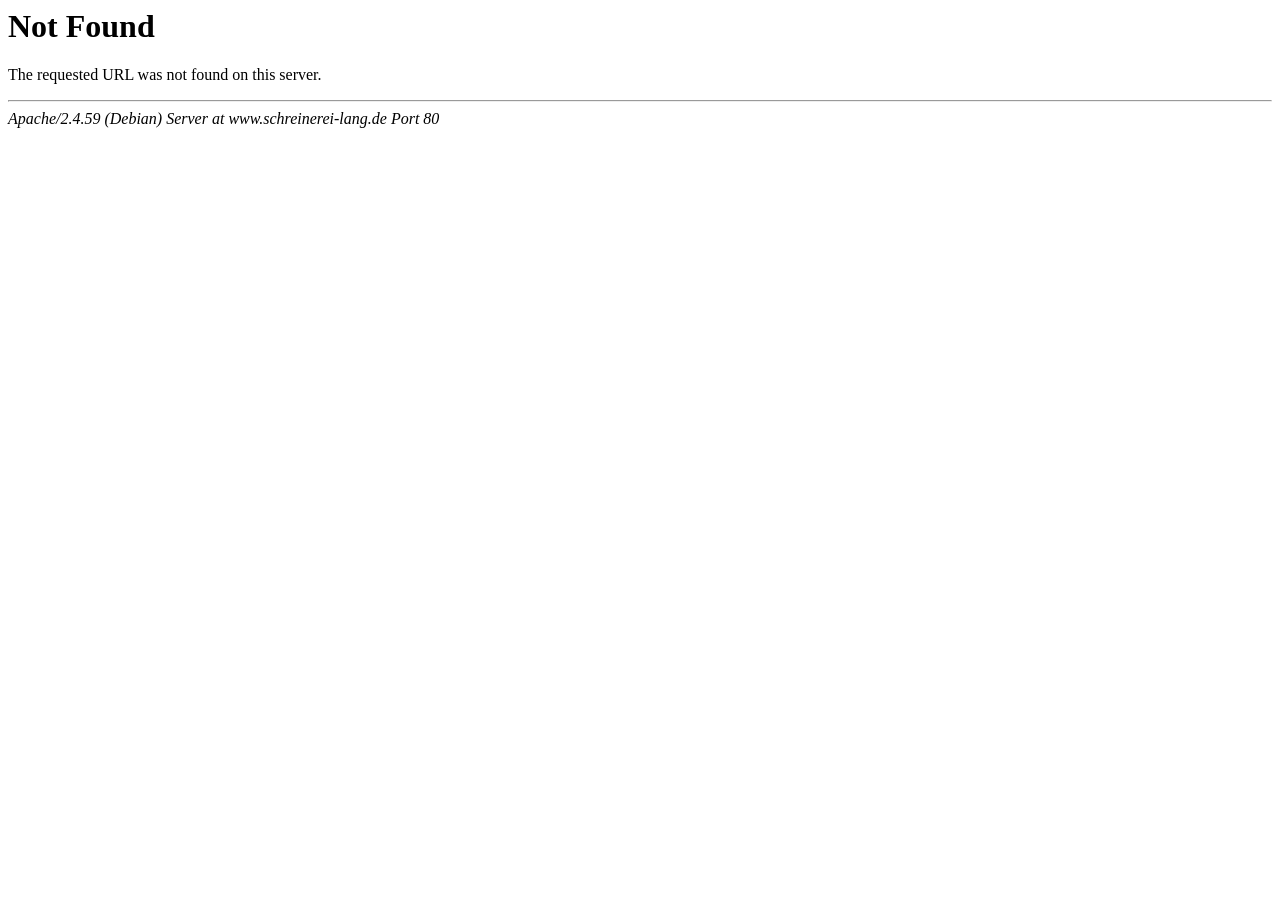
<file: fonts/glyphicons-halflings-regular.html>
<!DOCTYPE HTML PUBLIC "-//IETF//DTD HTML 2.0//EN">
<html><head>
<title>404 Not Found</title>
</head><body>
<h1>Not Found</h1>
<p>The requested URL was not found on this server.</p>
<hr>
<address>Apache/2.4.59 (Debian) Server at www.schreinerei-lang.de Port 80</address>
</body></html>
</file>
